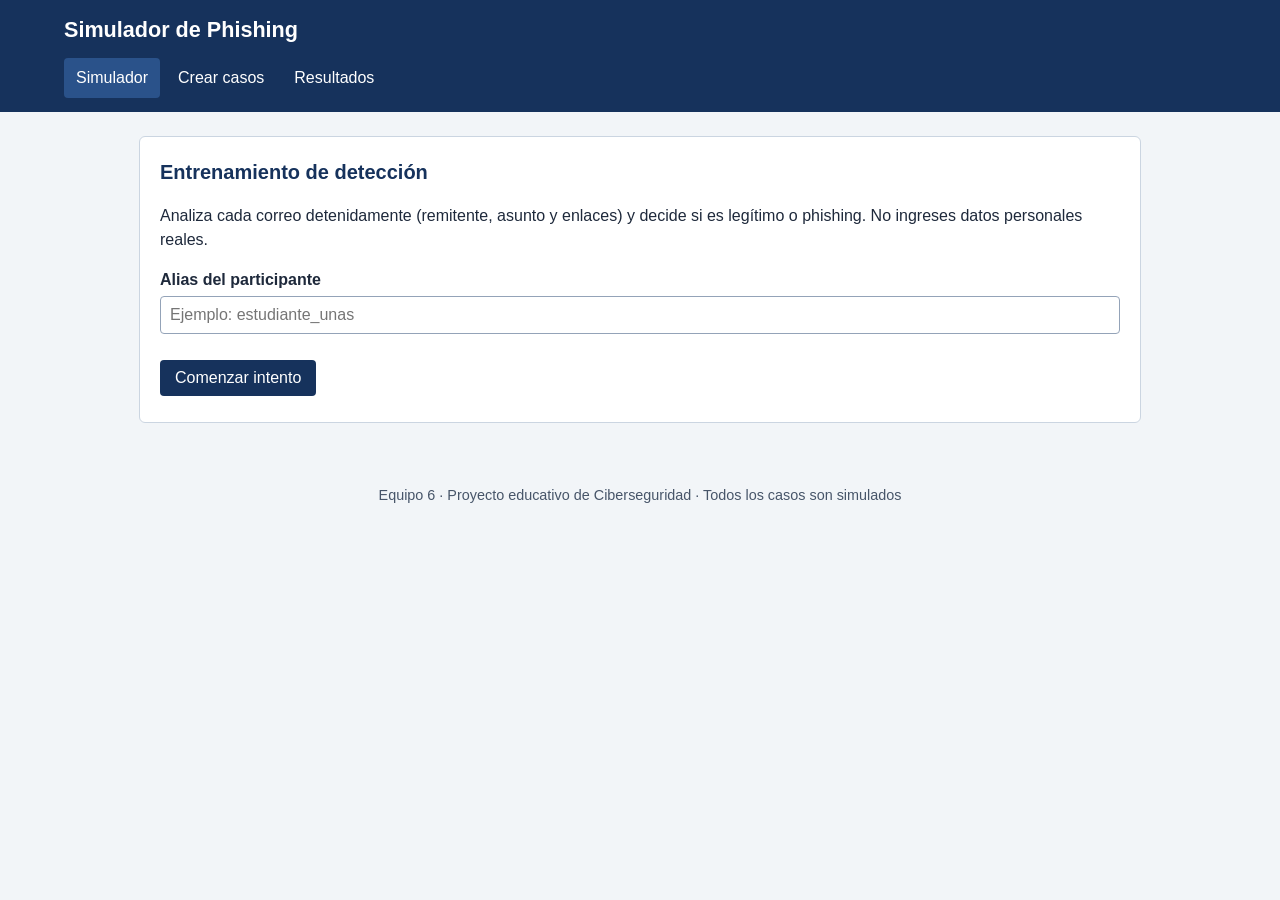
<file: index.html>
<!DOCTYPE html>
<html lang="es">
<head>
  <meta charset="UTF-8">
  <meta name="viewport" content="width=device-width, initial-scale=1.0">
  <meta http-equiv="Content-Security-Policy" content="default-src 'self'; script-src 'self'; style-src 'self'; object-src 'none'; base-uri 'none'; form-action 'self'">
  <title>Simulador | Equipo 6</title>
  <link rel="stylesheet" href="css/estilos.css">
  <script src="js/datos.js" defer></script>
  <script src="js/app.js" defer></script>
</head>
<body>
  <header>
    <div class="cabecera">
      <h1>Simulador de Phishing</h1>
      <button id="menuBoton" class="menu-boton" type="button" aria-expanded="false">Menú</button>
    </div>
    <nav id="menu" aria-label="Navegación principal">
      <a href="index.html" aria-current="page">Simulador</a>
      <a href="crear.html">Crear casos</a>
      <a href="resultados.html">Resultados</a>
    </nav>
  </header>

  <main>
    <section>
      <h2>Entrenamiento de detección</h2>
      <p>Analiza cada correo detenidamente (remitente, asunto y enlaces) y decide si es legítimo o phishing. No ingreses datos personales reales.</p>
      <form id="inicioForm" novalidate>
        <label for="alias">Alias del participante</label>
        <input id="alias" type="text" maxlength="30" autocomplete="off" aria-describedby="aliasError" placeholder="Ejemplo: estudiante_unas">
        <small class="error" id="aliasError"></small>
        <button type="submit">Comenzar intento</button>
      </form>
    </section>

    <section id="pregunta" hidden>
      <h2 id="progreso">Caso</h2>
      <article class="correo">
        <p><strong>De:</strong> <span id="verRemitente" class="remitente-destacado"></span></p>
        <p><strong>Asunto:</strong> <span id="verAsunto"></span></p>
        <hr class="separador-correo">
        <p id="verCuerpo" class="cuerpo"></p>
      </article>

      <div class="botones">
        <button id="legitimo" type="button">Es Legítimo</button>
        <button id="phishing" type="button" class="boton-alerta">Es Phishing</button>
      </div>

      <p id="respuesta" class="aviso" hidden></p>

      <div id="pistas" class="caja-pistas" hidden>
        <h3>Pistas que debiste notar:</h3>
        <ul id="listaPistas"></ul>
      </div>

      <button id="siguiente" type="button" hidden>Siguiente caso</button>
    </section>

    <section id="final" hidden>
      <h2>Resultado del entrenamiento</h2>
      <p id="puntaje" class="aviso"></p>
      <h3>Casos en los que fallaste:</h3>
      <ul id="erroresFinales"></ul>
      <div class="botones">
        <button id="reiniciar" type="button">Nuevo intento</button>
        <a href="resultados.html" class="enlace-boton">Ver ranking e historial</a>
      </div>
    </section>
  </main>

  <footer>Equipo 6 · Proyecto educativo de Ciberseguridad · Todos los casos son simulados</footer>
</body>
</html>
</file>
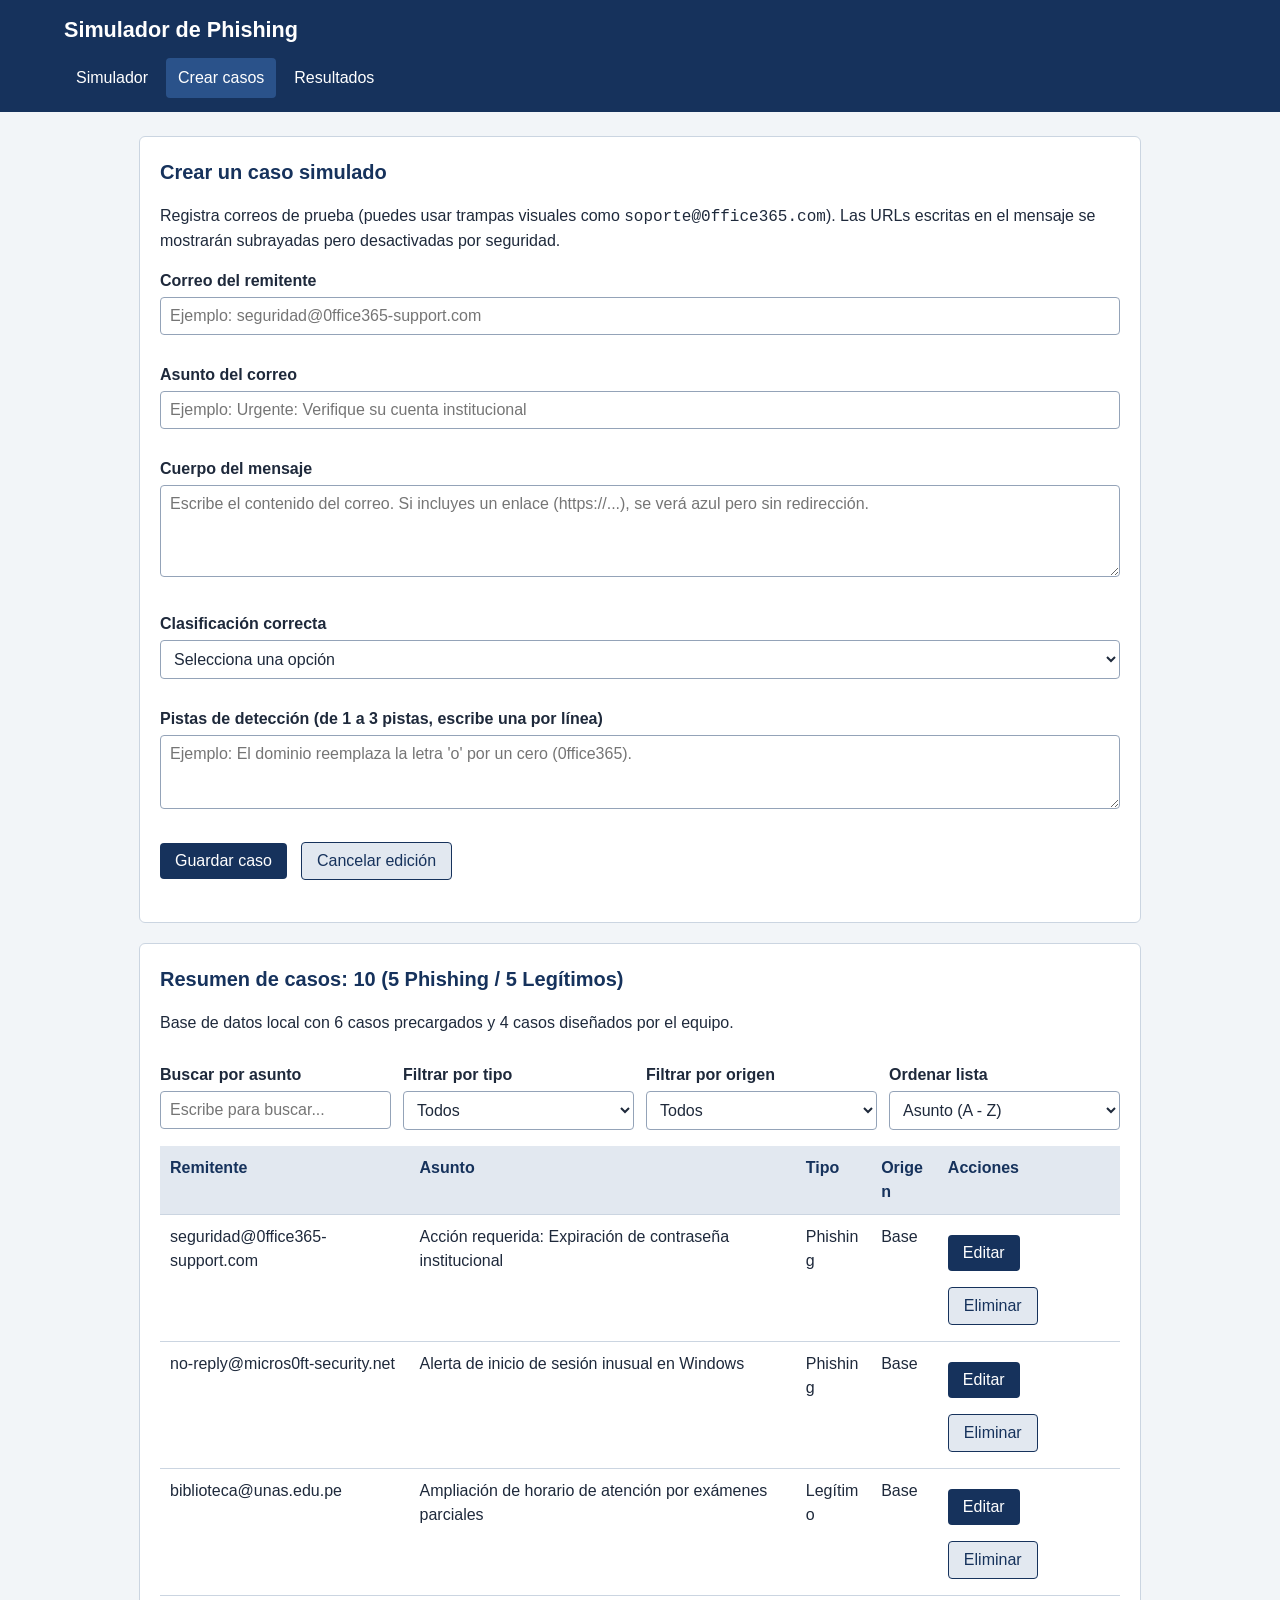
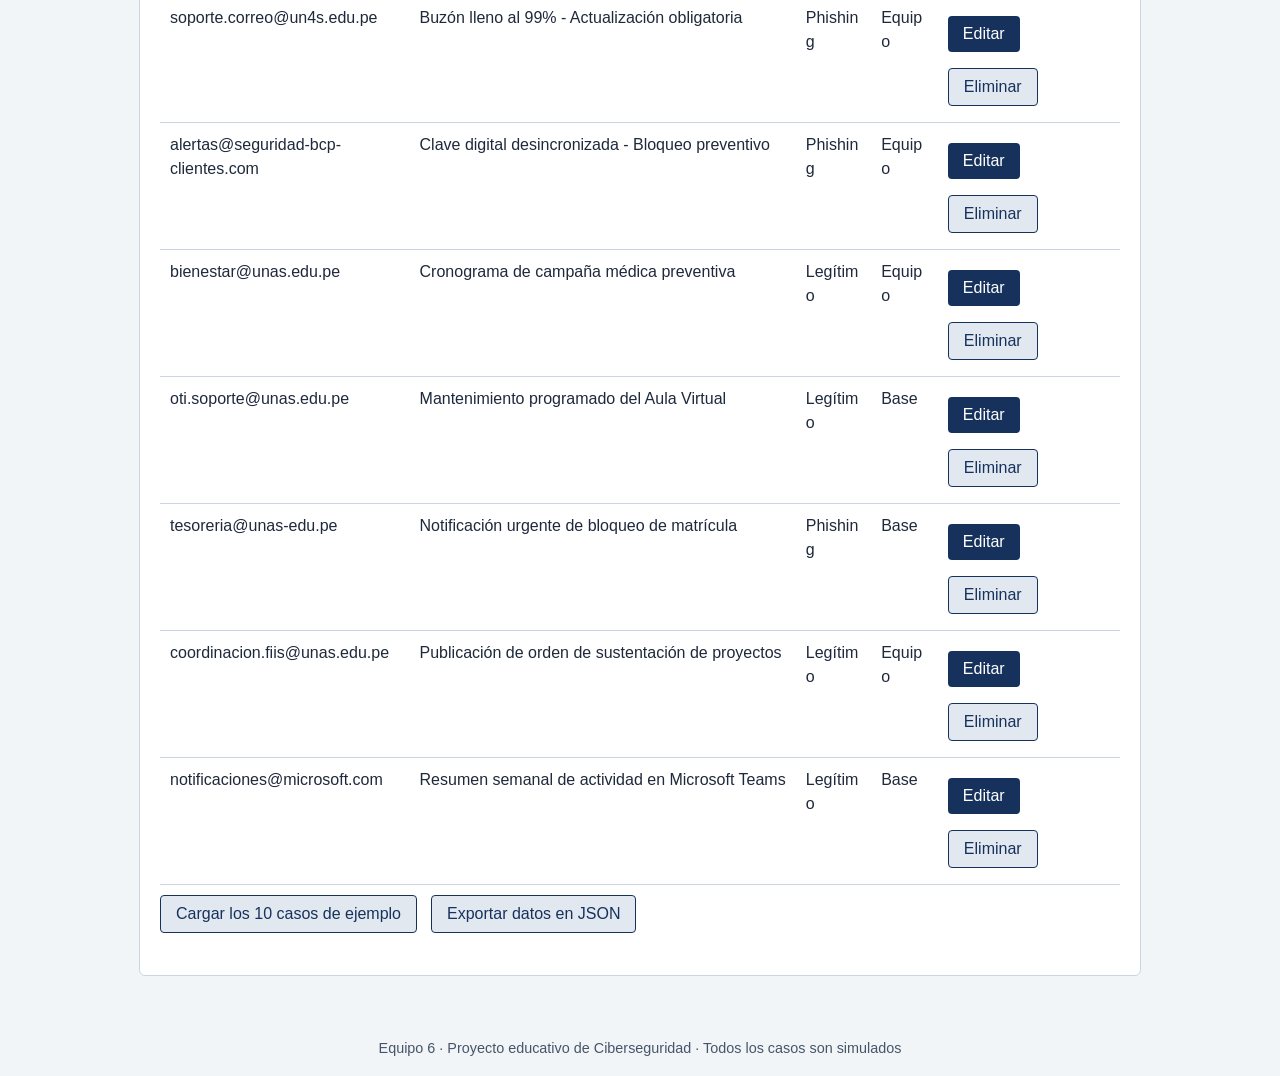
<file: crear.html>
<!DOCTYPE html>
<html lang="es">
<head>
  <meta charset="UTF-8">
  <meta name="viewport" content="width=device-width, initial-scale=1.0">
  <meta http-equiv="Content-Security-Policy" content="default-src 'self'; script-src 'self'; style-src 'self'; object-src 'none'; base-uri 'none'; form-action 'self'">
  <title>Crear casos | Equipo 6</title>
  <link rel="stylesheet" href="css/estilos.css">
  <script src="js/datos.js" defer></script>
  <script src="js/app.js" defer></script>
</head>
<body>
  <header>
    <div class="cabecera">
      <h1>Simulador de Phishing</h1>
      <button id="menuBoton" class="menu-boton" type="button" aria-expanded="false">Menú</button>
    </div>
    <nav id="menu" aria-label="Navegación principal">
      <a href="index.html">Simulador</a>
      <a href="crear.html" aria-current="page">Crear casos</a>
      <a href="resultados.html">Resultados</a>
    </nav>
  </header>

  <main>
    <section>
      <h2 id="tituloForm">Crear un caso simulado</h2>
      <p>Registra correos de prueba (puedes usar trampas visuales como <code>soporte@0ffice365.com</code>). Las URLs escritas en el mensaje se mostrarán subrayadas pero desactivadas por seguridad.</p>
      
      <form id="casoForm" novalidate>
        <label for="remitente">Correo del remitente</label>
        <input id="remitente" type="email" maxlength="100" placeholder="Ejemplo: seguridad@0ffice365-support.com" aria-describedby="remitenteError">
        <small class="error" id="remitenteError"></small>

        <label for="asunto">Asunto del correo</label>
        <input id="asunto" type="text" maxlength="100" placeholder="Ejemplo: Urgente: Verifique su cuenta institucional" aria-describedby="asuntoError">
        <small class="error" id="asuntoError"></small>

        <label for="cuerpo">Cuerpo del mensaje</label>
        <textarea id="cuerpo" rows="4" maxlength="500" placeholder="Escribe el contenido del correo. Si incluyes un enlace (https://...), se verá azul pero sin redirección." aria-describedby="cuerpoError"></textarea>
        <small class="error" id="cuerpoError"></small>

        <label for="tipo">Clasificación correcta</label>
        <select id="tipo" aria-describedby="tipoError">
          <option value="">Selecciona una opción</option>
          <option value="phishing">Phishing (Fraudulento)</option>
          <option value="legitimo">Legítimo (Seguro)</option>
        </select>
        <small class="error" id="tipoError"></small>

        <label for="pistasCampo">Pistas de detección (de 1 a 3 pistas, escribe una por línea)</label>
        <textarea id="pistasCampo" rows="3" maxlength="365" aria-describedby="pistasCampoError" placeholder="Ejemplo: El dominio reemplaza la letra 'o' por un cero (0ffice365)."></textarea>
        <small class="error" id="pistasCampoError"></small>

        <div class="botones">
          <button id="guardar" type="submit">Guardar caso</button>
          <button id="cancelar" type="button" class="secundario" hidden>Cancelar edición</button>
        </div>
        <p id="mensajeForm" class="texto-exito"></p>
      </form>
    </section>

    <section>
      <h2>Resumen de casos: <span id="totalCasos">0</span></h2>
      <p>Base de datos local con 6 casos precargados y 4 casos diseñados por el equipo.</p>

      <div class="filtros">
        <div>
          <label for="buscarCaso">Buscar por asunto</label>
          <input id="buscarCaso" type="search" placeholder="Escribe para buscar...">
        </div>
        <div>
          <label for="filtrarTipo">Filtrar por tipo</label>
          <select id="filtrarTipo">
            <option value="todos">Todos</option>
            <option value="phishing">Phishing</option>
            <option value="legitimo">Legítimo</option>
          </select>
        </div>
        <div>
          <label for="filtrarOrigen">Filtrar por origen</label>
          <select id="filtrarOrigen">
            <option value="todos">Todos</option>
            <option value="base">Precargados (Base)</option>
            <option value="equipo">Creados (Equipo)</option>
          </select>
        </div>
        <div>
          <label for="ordenCaso">Ordenar lista</label>
          <select id="ordenCaso">
            <option value="az">Asunto (A - Z)</option>
            <option value="za">Asunto (Z - A)</option>
          </select>
        </div>
      </div>

      <p id="sinCasos" class="aviso" hidden>No se encontraron casos con esos filtros.</p>

      <div class="tabla-scroll">
        <table>
          <thead>
            <tr>
              <th>Remitente</th>
              <th>Asunto</th>
              <th>Tipo</th>
              <th>Origen</th>
              <th>Acciones</th>
            </tr>
          </thead>
          <tbody id="tablaCasos"></tbody>
        </table>
      </div>

      <div class="botones">
        <button id="ejemplos" type="button" class="secundario">Cargar los 10 casos de ejemplo</button>
        <button id="exportarCasos" type="button" class="secundario">Exportar datos en JSON</button>
      </div>
      <p id="mensajeLista" class="texto-exito"></p>
    </section>
  </main>

  <footer>Equipo 6 · Proyecto educativo de Ciberseguridad · Todos los casos son simulados</footer>
</body>
</html>
</file>
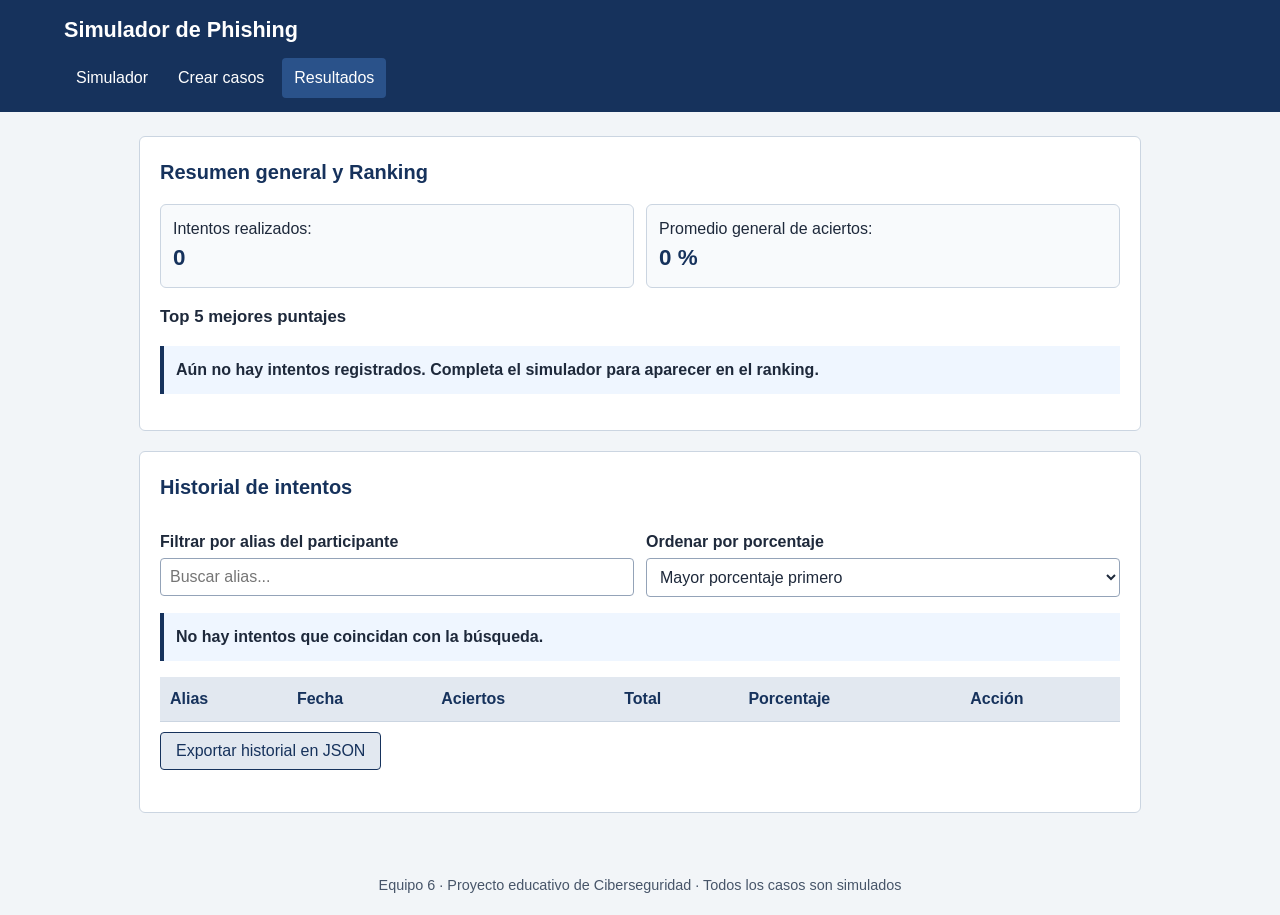
<file: resultados.html>
<!DOCTYPE html>
<html lang="es">
<head>
  <meta charset="UTF-8">
  <meta name="viewport" content="width=device-width, initial-scale=1.0">
  <meta http-equiv="Content-Security-Policy" content="default-src 'self'; script-src 'self'; style-src 'self'; object-src 'none'; base-uri 'none'; form-action 'self'">
  <title>Resultados | Equipo 6</title>
  <link rel="stylesheet" href="css/estilos.css">
  <script src="js/datos.js" defer></script>
  <script src="js/app.js" defer></script>
</head>
<body>
  <header>
    <div class="cabecera">
      <h1>Simulador de Phishing</h1>
      <button id="menuBoton" class="menu-boton" type="button" aria-expanded="false">Menú</button>
    </div>
    <nav id="menu" aria-label="Navegación principal">
      <a href="index.html">Simulador</a>
      <a href="crear.html">Crear casos</a>
      <a href="resultados.html" aria-current="page">Resultados</a>
    </nav>
  </header>

  <main>
    <section>
      <h2>Resumen general y Ranking</h2>
      <div class="tarjetas-resumen">
        <div class="caja-dato">
          <span>Intentos realizados:</span>
          <strong id="cantidad">0</strong>
        </div>
        <div class="caja-dato">
          <span>Promedio general de aciertos:</span>
          <strong id="promedio">0 %</strong>
        </div>
      </div>

      <h3>Top 5 mejores puntajes</h3>
      <ol id="ranking" class="lista-ranking"></ol>
      <p id="sinRanking" class="aviso" hidden>Aún no hay intentos registrados. Completa el simulador para aparecer en el ranking.</p>
    </section>

    <section>
      <h2>Historial de intentos</h2>
      <div class="filtros filtros-dos">
        <div>
          <label for="buscarAlias">Filtrar por alias del participante</label>
          <input id="buscarAlias" type="search" placeholder="Buscar alias...">
        </div>
        <div>
          <label for="ordenIntentos">Ordenar por porcentaje</label>
          <select id="ordenIntentos">
            <option value="mayor">Mayor porcentaje primero</option>
            <option value="menor">Menor porcentaje primero</option>
          </select>
        </div>
      </div>

      <p id="sinIntentos" class="aviso" hidden>No hay intentos que coincidan con la búsqueda.</p>

      <div class="tabla-scroll">
        <table>
          <thead>
            <tr>
              <th>Alias</th>
              <th>Fecha</th>
              <th>Aciertos</th>
              <th>Total</th>
              <th>Porcentaje</th>
              <th>Acción</th>
            </tr>
          </thead>
          <tbody id="tablaIntentos"></tbody>
        </table>
      </div>

      <div class="botones">
        <button id="exportarIntentos" type="button" class="secundario">Exportar historial en JSON</button>
      </div>
      <p id="mensajeResultados" class="texto-exito"></p>
    </section>
  </main>

  <footer>Equipo 6 · Proyecto educativo de Ciberseguridad · Todos los casos son simulados</footer>
</body>
</html>
</file>
<file: css/estilos.css>
:root {
  --principal: #16325c;
  --secundario: #2a528a;
  --fondo: #f2f5f8;
  --borde: #cbd5e1;
  --error: #b91c1c;
  --exito: #15803d;
  --enlace-correo: #0056b3;
}

* {
  box-sizing: border-box;
}

body {
  margin: 0;
  background-color: var(--fondo);
  color: #1e293b;
  font-family: Arial, Helvetica, sans-serif;
  font-size: 16px;
  line-height: 1.5;
}

header {
  background-color: var(--principal);
  color: white;
  padding: 14px 5%;
}

.cabecera {
  display: flex;
  justify-content: space-between;
  align-items: center;
}

h1 {
  font-size: 1.35rem;
  margin: 0;
}

nav {
  display: none;
  flex-direction: column;
  gap: 6px;
  margin-top: 12px;
}

nav.abierto {
  display: flex;
}

nav a {
  color: white;
  text-decoration: none;
  padding: 8px 12px;
  border-radius: 4px;
}

nav a:hover,
nav a[aria-current="page"] {
  background-color: var(--secundario);
}

.menu-boton {
  background-color: white;
  color: var(--principal);
  font-weight: bold;
  margin: 0;
}

main {
  max-width: 1050px;
  padding: 16px;
  margin: 0 auto;
}

section {
  padding: 20px;
  margin-bottom: 20px;
  background-color: white;
  border: 1px solid var(--borde);
  border-radius: 6px;
}

h2 {
  margin-top: 0;
  font-size: 1.25rem;
  color: var(--principal);
}

h3 {
  font-size: 1.05rem;
  margin-bottom: 8px;
}

label {
  display: block;
  font-weight: bold;
  margin-top: 12px;
  margin-bottom: 4px;
}

input,
select,
textarea,
button {
  font-family: inherit;
  font-size: inherit;
}

input,
select,
textarea {
  width: 100%;
  padding: 9px;
  border: 1px solid #94a3b8;
  border-radius: 4px;
  background-color: white;
  color: #1e293b;
}

textarea {
  resize: vertical;
}

button,
.enlace-boton {
  display: inline-block;
  padding: 9px 15px;
  border: none;
  border-radius: 4px;
  background-color: var(--principal);
  color: white;
  text-decoration: none;
  cursor: pointer;
  margin: 10px 8px 6px 0;
}

button:hover,
.enlace-boton:hover {
  background-color: var(--secundario);
}

button:disabled {
  opacity: 0.5;
  cursor: not-allowed;
}

button.boton-alerta {
  background-color: #991b1b;
}

button.boton-alerta:hover {
  background-color: #b91c1c;
}

button.secundario {
  color: var(--principal);
  background-color: #e2e8f0;
  border: 1px solid var(--principal);
}

button.secundario:hover {
  background-color: #cbd5e1;
}

:focus-visible {
  outline: 3px solid #d97706;
  outline-offset: 2px;
}

.error {
  display: block;
  color: var(--error);
  font-weight: bold;
  min-height: 1.2em;
}

.texto-exito {
  color: var(--exito);
  font-weight: bold;
}

input[aria-invalid="true"],
textarea[aria-invalid="true"],
select[aria-invalid="true"] {
  border: 2px solid var(--error);
}

.botones {
  display: flex;
  flex-wrap: wrap;
  align-items: center;
  gap: 6px;
}

.correo {
  padding: 16px;
  background-color: #f8fafc;
  border: 1px solid var(--borde);
  border-radius: 6px;
  margin-bottom: 12px;
}

.remitente-destacado {
  font-family: monospace;
  font-size: 0.98rem;
  background-color: #e2e8f0;
  padding: 2px 6px;
  border-radius: 4px;
}

.separador-correo {
  border: none;
  border-top: 1px solid var(--borde);
  margin: 10px 0;
}

.cuerpo {
  white-space: pre-wrap;
  word-break: break-word;
  line-height: 1.6;
}

.enlace-falso {
  color: var(--enlace-correo);
  text-decoration: underline;
  cursor: pointer;
}

.aviso {
  padding: 12px;
  background-color: #eff6ff;
  border-left: 4px solid var(--principal);
  font-weight: bold;
}

.caja-pistas {
  background-color: #fefce8;
  border: 1px solid #fde047;
  padding: 12px 16px;
  border-radius: 6px;
  margin-bottom: 10px;
}

.tarjetas-resumen {
  display: flex;
  flex-wrap: wrap;
  gap: 12px;
  margin-bottom: 16px;
}

.caja-dato {
  flex: 1;
  min-width: 200px;
  padding: 12px;
  background-color: #f8fafc;
  border: 1px solid var(--borde);
  border-radius: 6px;
}

.caja-dato strong {
  display: block;
  font-size: 1.4rem;
  color: var(--principal);
}

.filtros {
  display: grid;
  grid-template-columns: 1fr;
  gap: 12px;
  margin-bottom: 16px;
}

.tabla-scroll {
  overflow-x: auto;
}

table {
  width: 100%;
  border-collapse: collapse;
  min-width: 580px;
}

th,
td {
  padding: 10px;
  text-align: left;
  vertical-align: top;
  border-bottom: 1px solid var(--borde);
  word-break: break-word;
}

th {
  background-color: #e2e8f0;
  color: var(--principal);
}

footer {
  text-align: center;
  padding: 18px;
  color: #475569;
  font-size: 0.9rem;
}

@media (min-width: 601px) {
  nav {
    display: flex;
    flex-direction: row;
  }

  .menu-boton {
    display: none;
  }

  .filtros {
    grid-template-columns: repeat(2, 1fr);
  }
}

@media (min-width: 961px) {
  main {
    padding: 24px;
  }

  .filtros {
    grid-template-columns: repeat(4, 1fr);
  }

  .filtros-dos {
    grid-template-columns: repeat(2, 1fr);
  }
}
</file>
